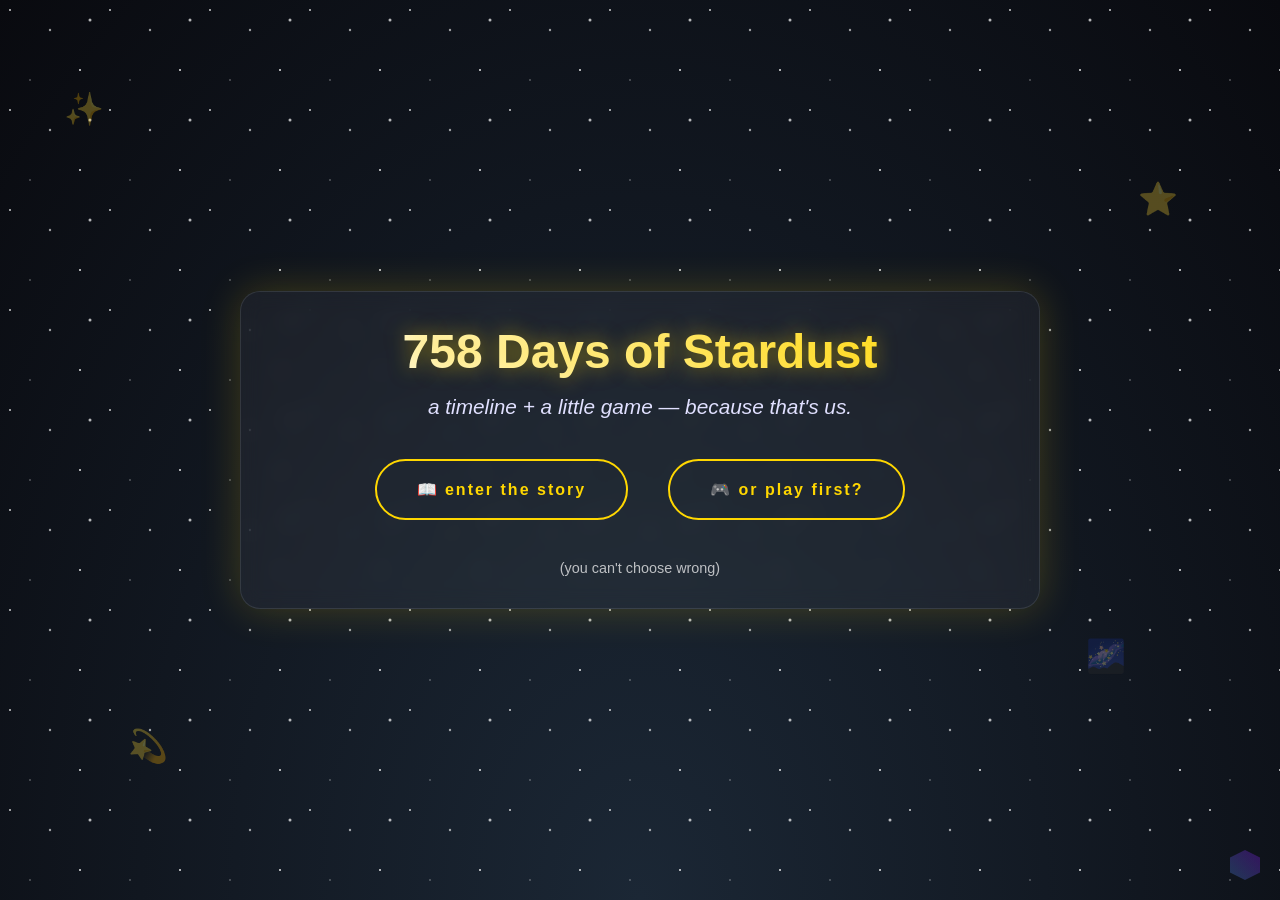
<file: index.html>
<!DOCTYPE html>
<html lang="en">
<head>
    <meta charset="UTF-8">
    <meta name="viewport" content="width=device-width, initial-scale=1.0">
    <title>758 Days of Stardust</title>
    <link rel="stylesheet" href="style.css">
</head>
<body>
    <!-- Universal decorations -->
    <div class="stars"></div>
    <div class="shooting-star"></div>
    <div class="floating-elements">
        <div class="float heart" style="top: 10%; left: 5%;">✨</div>
        <div class="float star" style="top: 20%; right: 8%;">⭐</div>
        <div class="float heart" style="bottom: 15%; left: 10%;">💫</div>
        <div class="float star" style="bottom: 25%; right: 12%;">🌌</div>
    </div>
    <div class="blohsh" title="for billie"></div>

    <!-- Main content -->
    <div class="landing-content">
        <h1 class="glow">758 Days of Stardust</h1>
        <p class="subtitle">a timeline + a little game — because that's us.</p>

        <div class="button-container">
            <a href="timeline.html" class="glow-button">
                <span class="button-text">📖 enter the story</span>
                <span class="button-glow"></span>
            </a>
            <a href="game.html" class="glow-button">
                <span class="button-text">🎮 or play first?</span>
                <span class="button-glow"></span>
            </a>
        </div>

        <p class="tiny">(you can't choose wrong)</p>
    </div>

    <script src="script.js"></script>
</body>
</html>
</file>
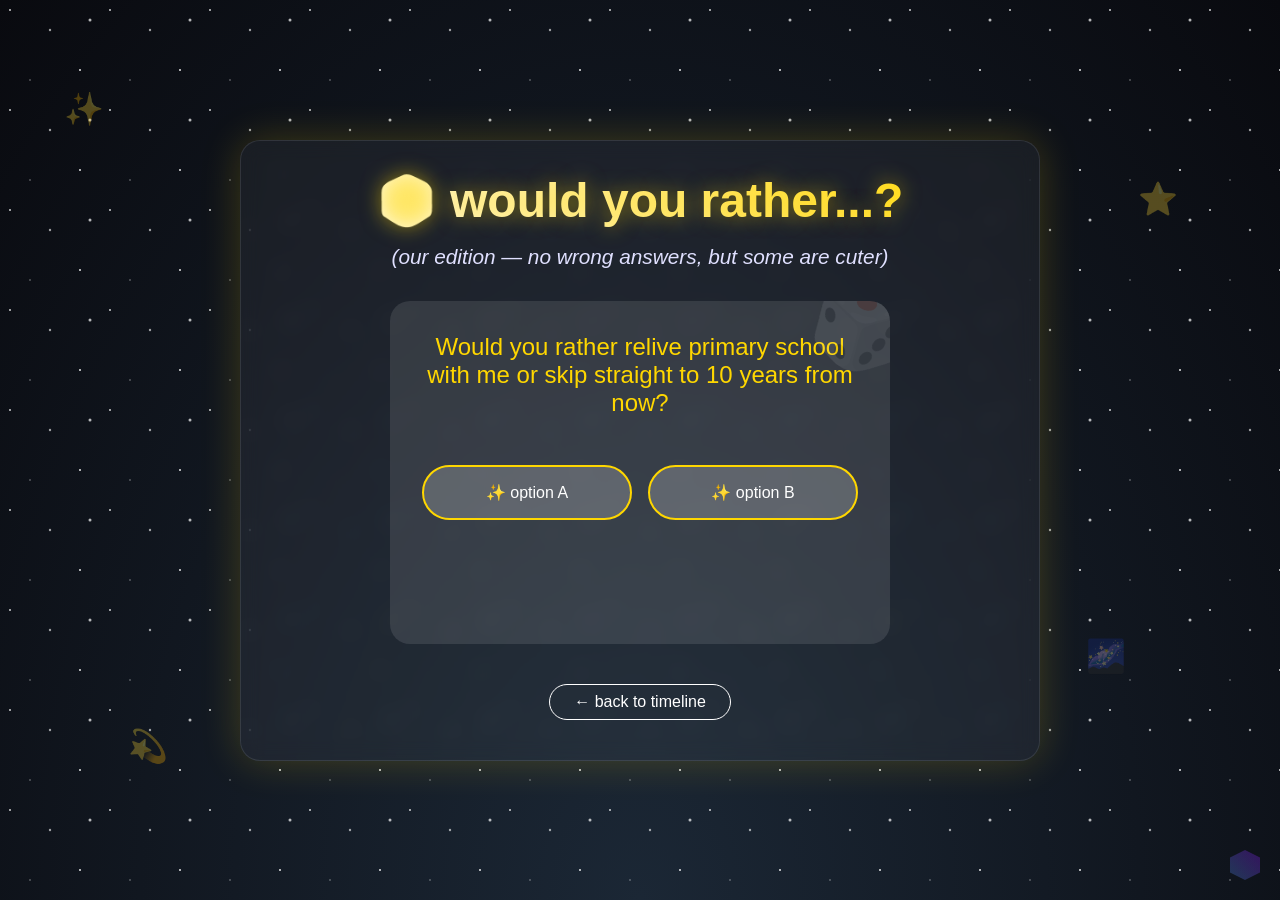
<file: game.html>
<!DOCTYPE html>
<html lang="en">
<head>
    <meta charset="UTF-8">
    <meta name="viewport" content="width=device-width, initial-scale=1.0">
    <title>Would You Rather? — Our Edition</title>
    <link rel="stylesheet" href="style.css">
</head>
<body>
    <!-- Universal decorations -->
    <div class="stars"></div>
    <div class="shooting-star"></div>
    <div class="floating-elements">
        <div class="float heart" style="top: 10%; left: 5%;">✨</div>
        <div class="float star" style="top: 20%; right: 8%;">⭐</div>
        <div class="float heart" style="bottom: 15%; left: 10%;">💫</div>
        <div class="float star" style="bottom: 25%; right: 12%;">🌌</div>
    </div>
    <div class="blohsh" title="for billie"></div>

    <!-- Main content -->
    <div class="container">
        <h1 class="glow">🎲 would you rather...?</h1>
        <p class="subtitle">(our edition — no wrong answers, but some are cuter)</p>

        <div class="game-container" id="gameContainer">
            <div class="question" id="question">Loading...</div>
            <div class="options" id="options"></div>
            <div class="feedback" id="feedback"></div>
            <button class="next-btn" id="nextBtn" onclick="nextQuestion()" style="display: none;">next →</button>
        </div>

        <div class="nav">
            <a href="timeline.html" class="back-btn">← back to timeline</a>
            <a href="secret.html" id="secretLink" style="display: none; margin-left: 1rem;" class="btn">🔓 unlock secret page</a>
        </div>
    </div>

    <script src="script.js"></script>
</body>
</html>
</file>
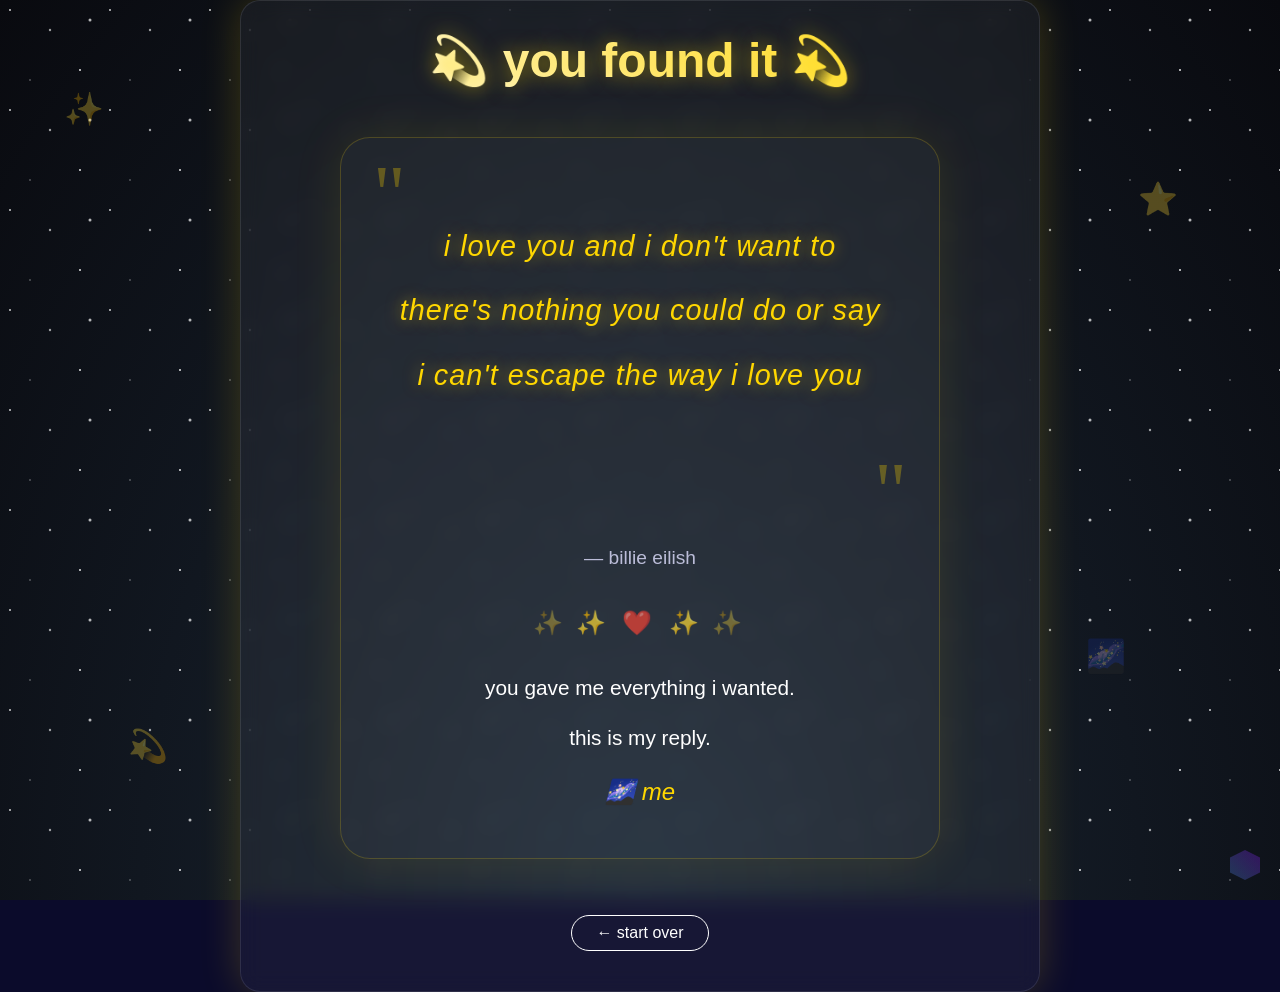
<file: secret.html>
<!DOCTYPE html>
<html lang="en">
<head>
    <meta charset="UTF-8">
    <meta name="viewport" content="width=device-width, initial-scale=1.0">
    <title>just for you 🌌</title>
    <link rel="stylesheet" href="style.css">
</head>
<body>
    <!-- Universal decorations -->
    <div class="stars"></div>
    <div class="shooting-star"></div>
    <div class="floating-elements">
        <div class="float heart" style="top: 10%; left: 5%;">✨</div>
        <div class="float star" style="top: 20%; right: 8%;">⭐</div>
        <div class="float heart" style="bottom: 15%; left: 10%;">💫</div>
        <div class="float star" style="bottom: 25%; right: 12%;">🌌</div>
    </div>
    <div class="blohsh" title="for billie"></div>

    <!-- Main content -->
    <div class="container">
        <h1 class="glow">💫 you found it 💫</h1>

        <!-- Billie Eilish lyrics - full chorus -->
        <div class="chorus-container">
            <div class="quote-decoration">"</div>
            
            <div class="lyric-line">i love you and i don't want to</div>
            <div class="lyric-line">there's nothing you could do or say</div>
            <div class="lyric-line">i can't escape the way i love you</div>
            <div class="lyric-line">i don't want to, but i love you</div>
            
            <div class="quote-decoration closing">"</div>
            
            <div class="song-credit">— billie eilish</div>
            
            <div class="heart-divider">
                <span>✨ ❤️ ✨</span>
            </div>
            
            <!-- Your personal message -->
            <div class="personal-message">
                <p>you gave me everything i wanted.</p>
                <p>this is my reply.</p>
                <p class="signature">🌌 me</p>
            </div>
        </div>

        <div class="nav">
            <a href="index.html" class="back-btn">← start over</a>
        </div>
    </div>

    <script src="script.js"></script>
</body>
</html>
</file>
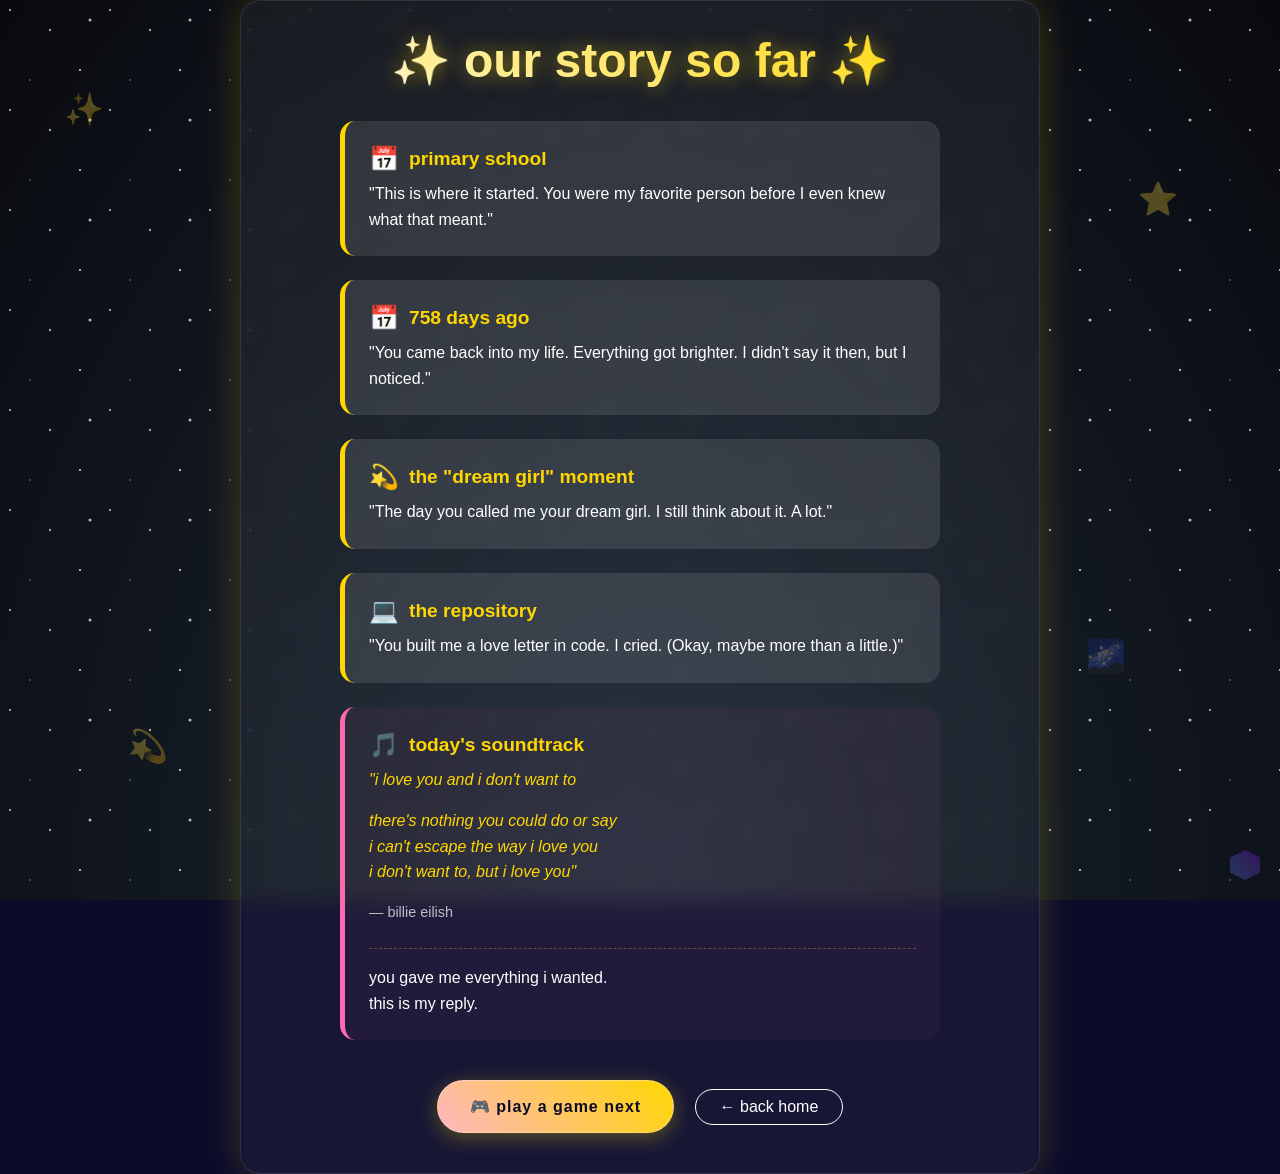
<file: timeline.html>
<!DOCTYPE html>
<html lang="en">
<head>
    <meta charset="UTF-8">
    <meta name="viewport" content="width=device-width, initial-scale=1.0">
    <title>Our Timeline</title>
    <link rel="stylesheet" href="style.css">
</head>
<body>
    <!-- Universal decorations -->
    <div class="stars"></div>
    <div class="shooting-star"></div>
    <div class="floating-elements">
        <div class="float heart" style="top: 10%; left: 5%;">✨</div>
        <div class="float star" style="top: 20%; right: 8%;">⭐</div>
        <div class="float heart" style="bottom: 15%; left: 10%;">💫</div>
        <div class="float star" style="bottom: 25%; right: 12%;">🌌</div>
    </div>
    <div class="blohsh" title="for billie"></div>

    <!-- Main content -->
    <div class="container">
        <h1 class="glow">✨ our story so far ✨</h1>

        <div class="timeline">
            <!-- Timeline item 1 -->
            <div class="timeline-item">
                <div class="timeline-date">
                    <span class="date-icon">📅</span>
                    <span class="date-text">primary school</span>
                    <span class="date-glow"></span>
                </div>
                <div class="timeline-text">"This is where it started. You were my favorite person before I even knew what that meant."</div>
            </div>

            <!-- Timeline item 2 -->
            <div class="timeline-item">
                <div class="timeline-date">
                    <span class="date-icon">📅</span>
                    <span class="date-text">758 days ago</span>
                    <span class="date-glow"></span>
                </div>
                <div class="timeline-text">"You came back into my life. Everything got brighter. I didn't say it then, but I noticed."</div>
            </div>

            <!-- Timeline item 3 -->
            <div class="timeline-item">
                <div class="timeline-date">
                    <span class="date-icon">💫</span>
                    <span class="date-text">the "dream girl" moment</span>
                    <span class="date-glow"></span>
                </div>
                <div class="timeline-text">"The day you called me your dream girl. I still think about it. A lot."</div>
            </div>

            <!-- Timeline item 4 -->
            <div class="timeline-item">
                <div class="timeline-date">
                    <span class="date-icon">💻</span>
                    <span class="date-text">the repository</span>
                    <span class="date-glow"></span>
                </div>
                <div class="timeline-text">"You built me a love letter in code. I cried. (Okay, maybe more than a little.)"</div>
            </div>

            <!-- Timeline item 5 (Billie chorus) -->
            <div class="timeline-item" style="border-left-color: #ff69b4; background: rgba(255,105,180,0.05);">
                <div class="timeline-date">
                    <span class="date-icon">🎵</span>
                    <span class="date-text">today's soundtrack</span>
                    <span class="date-glow"></span>
                </div>
                <div class="timeline-text">
                    <p style="font-style: italic; color: #ffd700; margin-bottom: 1rem;">"i love you and i don't want to</p>
                    <p style="font-style: italic; color: #ffd700;">there's nothing you could do or say</p>
                    <p style="font-style: italic; color: #ffd700;">i can't escape the way i love you</p>
                    <p style="font-style: italic; color: #ffd700; margin-bottom: 1rem;">i don't want to, but i love you"</p>
                    <p style="font-size: 0.9rem; opacity: 0.7;">— billie eilish</p>
                    <p style="margin-top: 1.5rem; font-size: 1rem; border-top: 1px dashed rgba(255,215,0,0.3); padding-top: 1rem;">
                        you gave me everything i wanted.<br>this is my reply.
                    </p>
                </div>
            </div>
        </div>

        <div class="nav">
            <a href="game.html" class="btn">🎮 play a game next</a>
            <a href="index.html" class="back-btn">← back home</a>
        </div>
    </div>

    <script src="script.js"></script>
</body>
</html>
</file>
<file: style.css>
/* ===== RESET & BASE ===== */
* {
    margin: 0;
    padding: 0;
    box-sizing: border-box;
}

body {
    font-family: 'Segoe UI', Tahoma, Geneva, Verdana, sans-serif;
    background: #0b0b2b;
    color: white;
    min-height: 100vh;
    display: flex;
    justify-content: center;
    align-items: center;
    position: relative;
    overflow-x: hidden;
}

/* ===== UNIVERSAL BACKGROUND (STARS) ===== */
.stars {
    position: fixed;
    top: 0;
    left: 0;
    width: 100%;
    height: 100%;
    background: radial-gradient(ellipse at bottom, #1b2735 0%, #090a0f 100%);
    z-index: 0;
}

.stars::after {
    content: "";
    position: absolute;
    top: 0;
    left: 0;
    width: 100%;
    height: 100%;
    background: transparent url('data:image/svg+xml;utf8,<svg width="100%" height="100%" xmlns="http://www.w3.org/2000/svg"><defs><pattern id="smallStars" patternUnits="userSpaceOnUse" width="100" height="100"><circle cx="10" cy="10" r="1" fill="white" opacity="0.8"/><circle cx="50" cy="30" r="1.2" fill="white" opacity="0.6"/><circle cx="80" cy="70" r="1" fill="white" opacity="0.9"/><circle cx="30" cy="80" r="0.8" fill="white" opacity="0.5"/><circle cx="90" cy="20" r="1.5" fill="white" opacity="0.7"/></pattern></defs><rect width="100%" height="100%" fill="url(%23smallStars)"/></svg>');
    animation: twinkle 4s infinite alternate;
}

@keyframes twinkle {
    0% { opacity: 0.8; }
    100% { opacity: 1; }
}

.shooting-star {
    position: absolute;
    left: 50%;
    top: 50%;
    width: 150px;
    height: 2px;
    background: linear-gradient(90deg, rgba(255,255,255,0) 0%, rgba(255,255,255,1) 50%, rgba(255,255,255,0) 100%);
    animation: shoot 8s infinite;
    opacity: 0;
    z-index: 1;
}

@keyframes shoot {
    0% { transform: translateX(-100px) translateY(0) rotate(45deg); opacity: 0; }
    10% { opacity: 1; }
    20% { transform: translateX(500px) translateY(300px) rotate(45deg); opacity: 0; }
    100% { opacity: 0; }
}

/* ===== CUSTOM SCROLLBAR ===== */
::-webkit-scrollbar {
    width: 12px;
    background: #0b0b2b;
}

::-webkit-scrollbar-thumb {
    background: linear-gradient(45deg, gold, #ffb6c1);
    border-radius: 6px;
    border: 2px solid #0b0b2b;
}

::-webkit-scrollbar-thumb:hover {
    background: linear-gradient(45deg, #ffd700, #ff69b4);
}

::-webkit-scrollbar-track {
    background: rgba(255, 215, 0, 0.1);
    border-radius: 6px;
}

/* ===== STardust Trail (handled by JS) ===== */
.stardust-trail {
    position: fixed;
    pointer-events: none;
    width: 10px;
    height: 10px;
    background: gold;
    border-radius: 50%;
    box-shadow: 0 0 20px gold;
    animation: fadeOut 1s forwards;
    z-index: 9999;
}

@keyframes fadeOut {
    0% { opacity: 1; transform: scale(1); }
    100% { opacity: 0; transform: scale(0.5); }
}

/* ===== FLOATING ELEMENTS (hearts, stars) ===== */
.floating-elements {
    position: fixed;
    top: 0;
    left: 0;
    width: 100%;
    height: 100%;
    pointer-events: none;
    z-index: 5;
}

.float {
    position: absolute;
    font-size: 2rem;
    opacity: 0.3;
    animation: floatAround 15s infinite alternate;
}

@keyframes floatAround {
    0% { transform: translate(0, 0) rotate(0deg); }
    100% { transform: translate(30px, -30px) rotate(10deg); }
}

/* ===== CONTAINERS ===== */
.container, .landing-content {
    position: relative;
    z-index: 10;
    text-align: center;
    padding: 2rem;
    max-width: 800px;
    width: 90%;
    background: rgba(255, 255, 255, 0.05);
    backdrop-filter: blur(10px);
    border-radius: 20px;
    border: 1px solid rgba(255, 255, 255, 0.1);
    box-shadow: 0 0 40px rgba(255, 215, 0, 0.2);
}

h1 {
    font-size: 3rem;
    margin-bottom: 1rem;
    background: linear-gradient(45deg, #fff, #ffd700);
    -webkit-background-clip: text;
    -webkit-text-fill-color: transparent;
    text-shadow: 0 0 20px rgba(255, 215, 0, 0.5);
}

.glow {
    animation: glowPulse 3s infinite;
}

@keyframes glowPulse {
    0% { text-shadow: 0 0 20px gold; }
    50% { text-shadow: 0 0 40px gold; }
    100% { text-shadow: 0 0 20px gold; }
}

.subtitle {
    font-size: 1.3rem;
    margin-bottom: 2rem;
    color: #e0e0ff;
    font-style: italic;
}

/* ===== BUTTONS ===== */
.button-container {
    display: flex;
    gap: 1.5rem;
    justify-content: center;
    flex-wrap: wrap;
    margin: 2rem 0;
}

.glow-button {
    position: relative;
    display: inline-block;
    padding: 1.2rem 2.5rem;
    margin: 0.5rem;
    color: gold;
    text-decoration: none;
    font-weight: bold;
    letter-spacing: 2px;
    border: 2px solid gold;
    border-radius: 50px;
    overflow: hidden;
    transition: all 0.3s;
    z-index: 1;
}

.glow-button .button-glow {
    position: absolute;
    top: 0;
    left: -100%;
    width: 100%;
    height: 100%;
    background: linear-gradient(90deg, transparent, rgba(255,215,0,0.3), transparent);
    transition: left 0.5s;
    z-index: -1;
}

.glow-button:hover {
    box-shadow: 0 0 30px gold;
    transform: scale(1.05);
}

.glow-button:hover .button-glow {
    left: 100%;
}

.btn {
    background: linear-gradient(45deg, #ffb6c1, #ffd700);
    color: #0b0b2b;
    padding: 1rem 2rem;
    border-radius: 50px;
    text-decoration: none;
    font-weight: bold;
    letter-spacing: 1px;
    transition: all 0.3s;
    border: 1px solid rgba(255,255,255,0.3);
    box-shadow: 0 5px 20px rgba(255,215,0,0.3);
    display: inline-block;
    margin: 0.5rem;
}

.btn:hover {
    transform: scale(1.05);
    box-shadow: 0 10px 30px gold;
    background: linear-gradient(45deg, #ffd700, #ffb6c1);
}

.back-btn {
    color: white;
    text-decoration: none;
    border: 1px solid white;
    padding: 0.5rem 1.5rem;
    border-radius: 30px;
    transition: all 0.3s;
    display: inline-block;
    margin: 0.5rem;
}

.back-btn:hover {
    background: white;
    color: #0b0b2b;
}

.tiny {
    font-size: 0.9rem;
    opacity: 0.7;
    margin-top: 1rem;
}

/* ===== TIMELINE ===== */
.timeline {
    max-width: 600px;
    margin: 2rem auto;
    text-align: left;
}

.timeline-item {
    background: rgba(255,255,255,0.1);
    padding: 1.5rem;
    margin: 1.5rem 0;
    border-radius: 15px;
    border-left: 5px solid gold;
    transition: all 0.3s;
    position: relative;
    overflow: hidden;
}

.timeline-item:hover {
    transform: translateX(10px);
    background: rgba(255,215,0,0.15);
}

.timeline-item::before {
    content: "🌟";
    position: absolute;
    left: -20px;
    top: 50%;
    transform: translateY(-50%);
    font-size: 2rem;
    opacity: 0;
    transition: all 0.3s;
}

.timeline-item:hover::before {
    left: -40px;
    opacity: 1;
}

.timeline-item::after {
    content: "";
    position: absolute;
    bottom: 0;
    left: 0;
    width: 0;
    height: 2px;
    background: gold;
    transition: width 0.3s;
}

.timeline-item:hover::after {
    width: 100%;
}

.timeline-date {
    display: flex;
    align-items: center;
    gap: 10px;
    position: relative;
    color: gold;
    font-weight: bold;
    margin-bottom: 0.5rem;
    font-size: 1.2rem;
}

.date-icon {
    font-size: 1.5rem;
    animation: bounce 2s infinite;
}

@keyframes bounce {
    0%, 100% { transform: translateY(0); }
    50% { transform: translateY(-5px); }
}

.date-glow {
    position: absolute;
    left: 0;
    bottom: -5px;
    width: 0;
    height: 2px;
    background: gold;
    transition: width 0.3s;
}

.timeline-date:hover .date-glow {
    width: 100%;
}

.timeline-text {
    line-height: 1.6;
}

/* ===== GAME PAGE ===== */
.game-container {
    max-width: 500px;
    margin: 2rem auto;
    background: rgba(255,255,255,0.1);
    padding: 2rem;
    border-radius: 20px;
    position: relative;
    overflow: hidden;
}

.game-container::before {
    content: "🎲";
    position: absolute;
    top: -20px;
    right: -20px;
    font-size: 5rem;
    opacity: 0.1;
    transform: rotate(15deg);
    animation: spin 10s linear infinite;
}

@keyframes spin {
    from { transform: rotate(15deg); }
    to { transform: rotate(375deg); }
}

.question {
    font-size: 1.5rem;
    margin-bottom: 2rem;
    min-height: 100px;
    color: gold;
}

.options {
    display: flex;
    gap: 1rem;
    justify-content: center;
    flex-wrap: wrap;
}

.option-btn {
    background: rgba(255,255,255,0.2);
    color: white;
    border: 2px solid gold;
    padding: 1rem 2rem;
    border-radius: 40px;
    cursor: pointer;
    font-size: 1rem;
    transition: all 0.3s;
    flex: 1;
    min-width: 200px;
    position: relative;
    overflow: hidden;
}

.option-btn::after {
    content: "";
    position: absolute;
    top: 50%;
    left: 50%;
    width: 0;
    height: 0;
    border-radius: 50%;
    background: rgba(255, 215, 0, 0.3);
    transform: translate(-50%, -50%);
    transition: width 0.3s, height 0.3s;
}

.option-btn:hover {
    background: gold;
    color: #0b0b2b;
    transform: scale(1.02);
}

.option-btn:hover::after {
    width: 300px;
    height: 300px;
}

.option-btn:active {
    transform: scale(0.95);
}

.feedback {
    margin-top: 2rem;
    font-size: 1.2rem;
    min-height: 60px;
    color: #ffd700;
    font-style: italic;
}

.next-btn {
    background: transparent;
    border: 2px solid gold;
    color: gold;
    padding: 0.8rem 2rem;
    border-radius: 40px;
    cursor: pointer;
    font-size: 1rem;
    margin-top: 1rem;
    transition: all 0.3s;
}

.next-btn:hover {
    background: gold;
    color: #0b0b2b;
}

/* Confetti */
.confetti {
    position: fixed;
    top: -10px;
    width: 10px;
    height: 10px;
    border-radius: 50%;
    z-index: 9999;
    pointer-events: none;
}

@keyframes fall {
    to { transform: translateY(100vh) rotate(360deg); }
}

/* ===== SECRET PAGE LYRICS ===== */
.chorus-container {
    margin: 3rem auto;
    max-width: 600px;
    padding: 2rem;
    background: rgba(255, 255, 255, 0.03);
    border-radius: 30px;
    border: 1px solid rgba(255, 215, 0, 0.2);
    box-shadow: 0 0 50px rgba(255, 215, 0, 0.1);
}

.quote-decoration {
    font-size: 5rem;
    color: rgba(255, 215, 0, 0.3);
    font-family: serif;
    line-height: 1;
    margin: -1rem 0 -2rem 0;
    text-align: left;
}

.quote-decoration.closing {
    text-align: right;
    margin: -2rem 0 -1rem 0;
}

.lyric-line {
    font-size: 1.8rem;
    margin: 1.5rem 0;
    color: gold;
    text-shadow: 0 0 15px rgba(255, 215, 0, 0.5);
    font-style: italic;
    line-height: 1.4;
    letter-spacing: 1px;
    position: relative;
    transition: all 0.3s;
    cursor: url('data:image/svg+xml;utf8,<svg xmlns="http://www.w3.org/2000/svg" width="24" height="24" viewBox="0 0 24 24" fill="gold"><path d="M12 3v10.55c-.59-.34-1.27-.55-2-.55-2.21 0-4 1.79-4 4s1.79 4 4 4 4-1.79 4-4V7h4V3h-6z"/></svg>'), auto;
}

.lyric-line::before {
    content: "❤️";
    position: absolute;
    left: -30px;
    top: 50%;
    transform: translateY(-50%);
    opacity: 0;
    transition: all 0.3s;
    animation: heartbeat 1.5s infinite;
}

.lyric-line::after {
    content: "❤️";
    position: absolute;
    right: -30px;
    top: 50%;
    transform: translateY(-50%);
    opacity: 0;
    transition: all 0.3s;
    animation: heartbeat 1.5s infinite;
}

.lyric-line:hover::before {
    left: -40px;
    opacity: 1;
}

.lyric-line:hover::after {
    right: -40px;
    opacity: 1;
}

.lyric-line:hover {
    transform: scale(1.02);
    text-shadow: 0 0 25px gold;
}

@keyframes heartbeat {
    0%, 100% { transform: translateY(-50%) scale(1); }
    50% { transform: translateY(-50%) scale(1.2); }
}

.song-credit {
    margin-top: 2rem;
    font-size: 1.2rem;
    color: #e0e0ff;
    opacity: 0.8;
}

.heart-divider {
    position: relative;
    text-align: center;
    margin: 2.5rem 0 1.5rem 0;
    font-size: 1.5rem;
    opacity: 0.7;
    letter-spacing: 5px;
}

.heart-divider::before,
.heart-divider::after {
    content: "✨";
    position: absolute;
    top: 50%;
    transform: translateY(-50%);
    font-size: 1.5rem;
    opacity: 0.5;
}

.heart-divider::before {
    left: 30%;
}

.heart-divider::after {
    right: 30%;
}

.heart-divider span {
    display: inline-block;
    animation: spinSlow 10s linear infinite;
}

@keyframes spinSlow {
    from { transform: rotate(0deg); }
    to { transform: rotate(360deg); }
}

.personal-message {
    font-size: 1.3rem;
    line-height: 1.8;
    color: white;
    margin-top: 2rem;
}

.personal-message p {
    margin: 0.8rem 0;
}

.signature {
    margin-top: 2rem;
    font-size: 1.5rem;
    color: gold;
    font-style: italic;
}

/* ===== BLOSH (Billie Eilish Easter Egg) ===== */
.blohsh {
    position: fixed;
    bottom: 20px;
    right: 20px;
    width: 30px;
    height: 30px;
    background: linear-gradient(45deg, #4a90e2, #9013fe);
    clip-path: polygon(50% 0%, 100% 25%, 100% 75%, 50% 100%, 0% 75%, 0% 25%);
    opacity: 0.3;
    transition: opacity 0.3s;
    cursor: pointer;
    z-index: 100;
}

.blohsh:hover {
    opacity: 1;
    animation: spin 2s linear infinite;
}

/* ===== NAVIGATION ===== */
.nav {
    margin-top: 2rem;
}

/* ===== RESPONSIVE ===== */
@media (max-width: 768px) {
    .floating-elements {
        display: none;
    }
    
    h1 {
        font-size: 2rem;
    }
    
    .lyric-line {
        font-size: 1.3rem;
    }
    
    .lyric-line::before,
    .lyric-line::after {
        display: none;
    }
    
    .glow-button {
        padding: 1rem 1.5rem;
        font-size: 0.9rem;
    }
    
    .timeline-item::before {
        display: none;
    }
}
</file>
